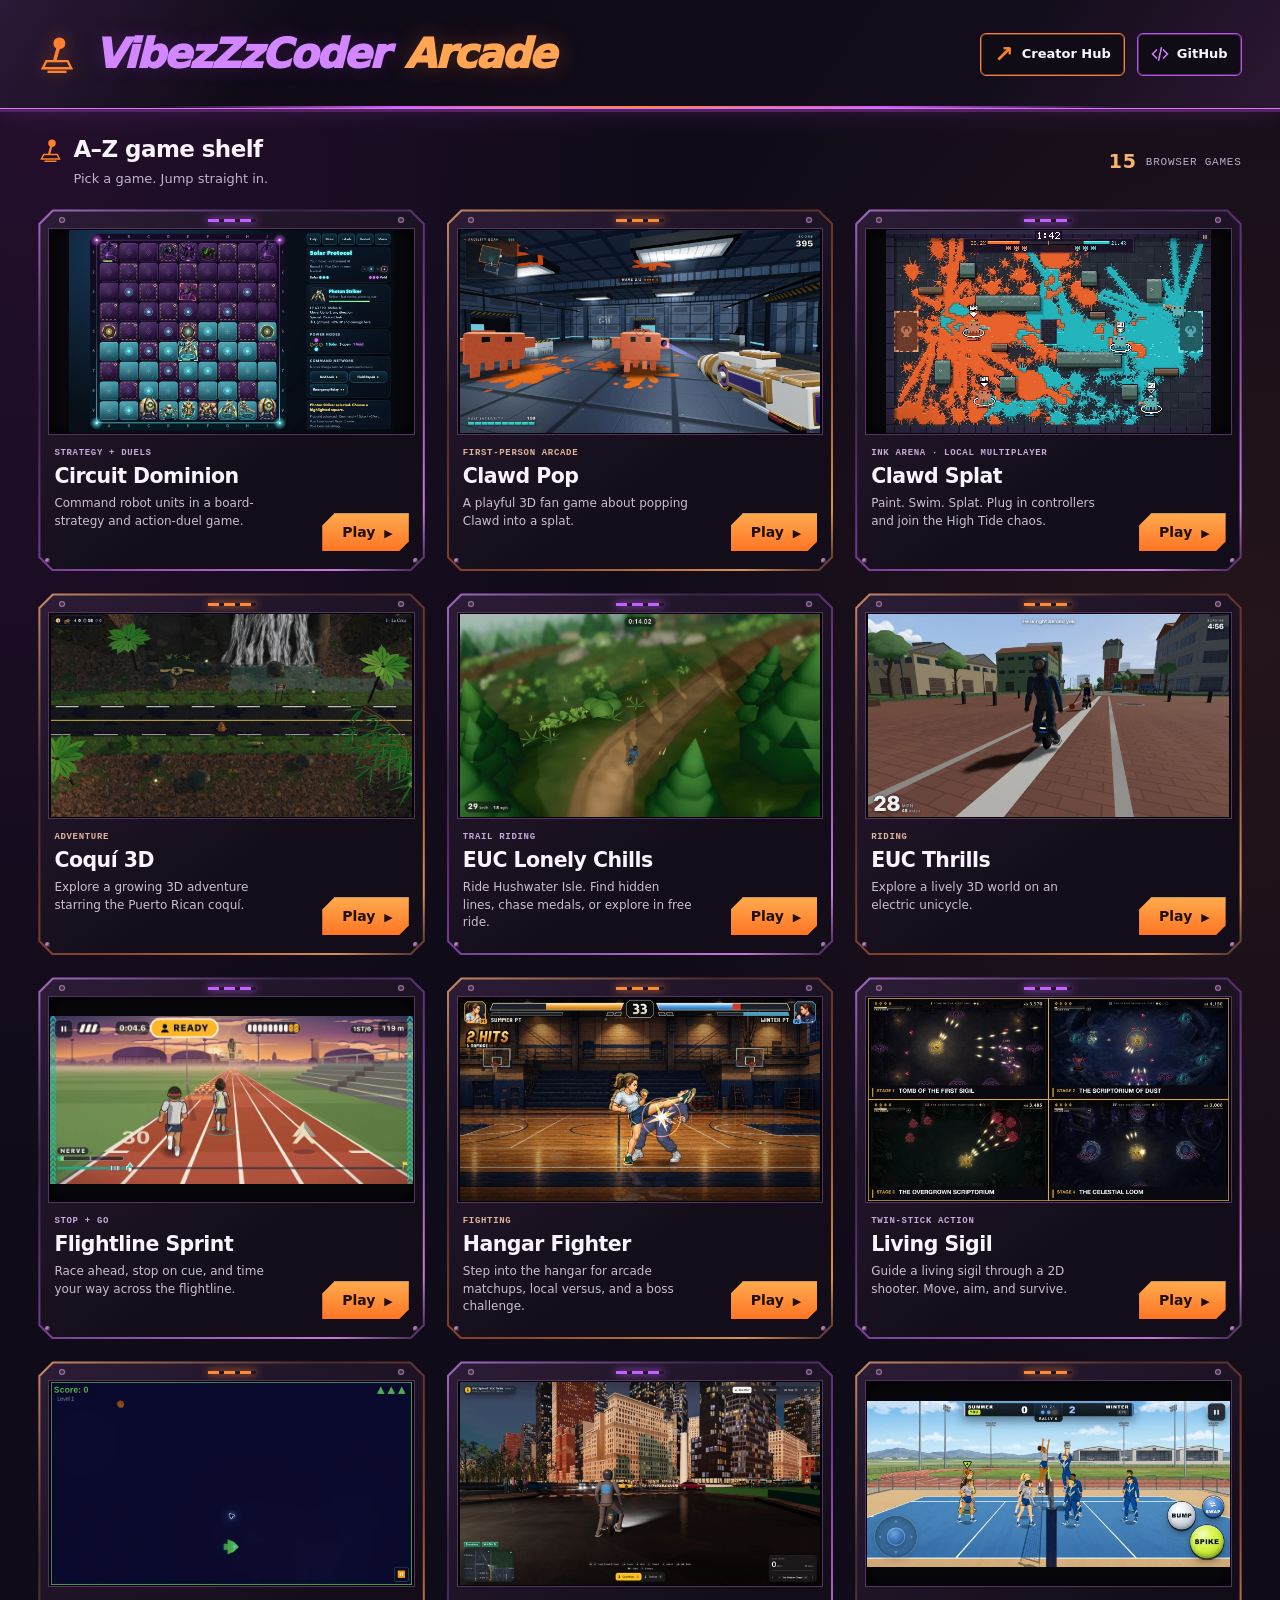
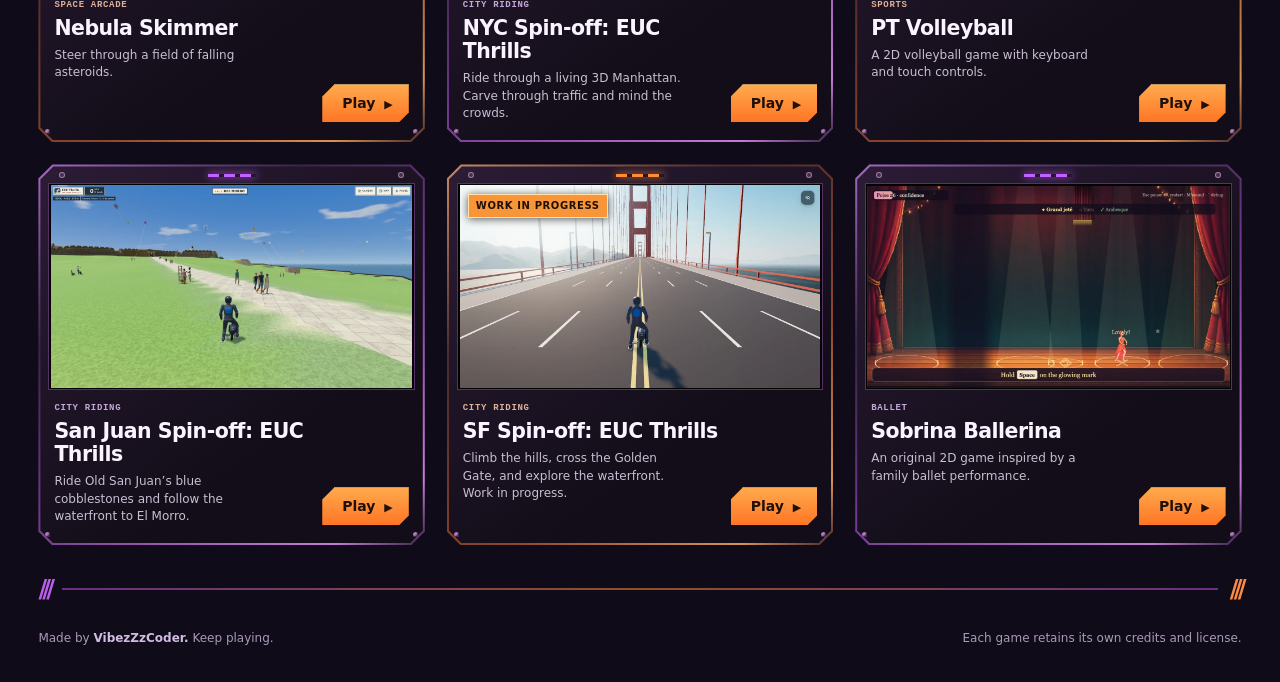
<file: index.html>
<!doctype html>
<html lang="en"><head><meta charset="utf-8"><meta name="viewport" content="width=device-width,initial-scale=1"><meta name="theme-color" content="#100b19"><link rel="canonical" href="https://vibezzzcoder.github.io/"><meta name="description" content="Independent browser games by VibezZzCoder. Pick a game and press play."><title>VibezZzCoder Arcade</title><link rel="stylesheet" href="styles.css"></head>
<body><a class="skip" href="#games">Skip to games</a>
<header class="marquee"><div class="header-inner"><div class="wordmark"><span class="brand-icon"><svg viewBox="0 0 32 32" fill="none" aria-hidden="true"><path d="M7 22h18l3 6H4l3-6Z" stroke="currentColor" stroke-width="2"/><path d="m14 22 3-11" stroke="currentColor" stroke-width="3"/><circle cx="18" cy="7" r="5" fill="currentColor"/><path d="M8 31h16" stroke="currentColor" stroke-width="2"/></svg></span><h1><span>VibezZzCoder</span> <em>Arcade</em></h1></div><nav aria-label="External links"><a href="https://erodmen.com/"><span aria-hidden="true">↗</span> Creator Hub</a><a href="https://github.com/VibezZzCoder"><svg viewBox="0 0 24 24" fill="none" aria-hidden="true"><path d="m8 6-6 6 6 6m8-12 6 6-6 6M14 3l-4 18" stroke="currentColor" stroke-width="2"/></svg> GitHub</a></nav></div></header>
<main id="games" tabindex="-1"><div class="shelf-heading"><div><h2><svg viewBox="0 0 32 32" fill="none" aria-hidden="true"><path d="M7 22h18l3 6H4l3-6Z" stroke="currentColor" stroke-width="2"/><path d="m14 22 3-11" stroke="currentColor" stroke-width="3"/><circle cx="18" cy="7" r="5" fill="currentColor"/><path d="M8 31h16" stroke="currentColor" stroke-width="2"/></svg> A–Z game shelf</h2><p>Pick a game. Jump straight in.</p></div><span class="collection-count"><b>15</b> BROWSER GAMES</span></div><div class="grid">
<a class="cabinet" href="https://vibezzzcoder.github.io/circuit-dominion/" aria-labelledby="name-circuit-dominion" aria-describedby="desc-circuit-dominion">
  <div class="cabinet-inner"><div class="rail" aria-hidden="true"><i></i><span></span><i></i></div>
    <div class="screen"><img src="assets/circuit-dominion.webp" width="1280" height="800" alt="Circuit Dominion board gameplay with original robot units on a tactical grid" loading="eager" decoding="async"></div>
    <div class="control-panel"><div class="game-label"><span class="game-genre">Strategy + duels</span><h3 id="name-circuit-dominion">Circuit Dominion</h3><p id="desc-circuit-dominion">Command robot units in a board-strategy and action-duel game.</p></div><span class="play">Play <span aria-hidden="true">▶</span></span></div>
    <span class="bolt bolt-left" aria-hidden="true"></span><span class="bolt bolt-right" aria-hidden="true"></span>
  </div></a>
<a class="cabinet" href="https://vibezzzcoder.github.io/clawd-pop/" aria-labelledby="name-clawd-pop" aria-describedby="desc-clawd-pop">
  <div class="cabinet-inner"><div class="rail" aria-hidden="true"><i></i><span></span><i></i></div>
    <div class="screen"><img src="assets/clawd-pop.webp" width="1280" height="720" alt="Clawd Pop first-person gameplay against orange Clawds in a hangar" loading="eager" decoding="async"></div>
    <div class="control-panel"><div class="game-label"><span class="game-genre">First-person arcade</span><h3 id="name-clawd-pop">Clawd Pop</h3><p id="desc-clawd-pop">A playful 3D fan game about popping Clawd into a splat.</p></div><span class="play">Play <span aria-hidden="true">▶</span></span></div>
    <span class="bolt bolt-left" aria-hidden="true"></span><span class="bolt bolt-right" aria-hidden="true"></span>
  </div></a>
<a class="cabinet" href="https://vibezzzcoder.github.io/clawd-splat/" aria-labelledby="name-clawd-splat" aria-describedby="desc-clawd-splat">
  <div class="cabinet-inner"><div class="rail" aria-hidden="true"><i></i><span></span><i></i></div>
    <div class="screen"><img src="assets/clawd-splat.webp" width="1280" height="800" alt="Clawd Splat High Tide four-player ink battle with orange and teal crews" loading="eager" decoding="async"></div>
    <div class="control-panel"><div class="game-label"><span class="game-genre">Ink arena · Local multiplayer</span><h3 id="name-clawd-splat">Clawd Splat</h3><p id="desc-clawd-splat">Paint. Swim. Splat. Plug in controllers and join the High Tide chaos.</p></div><span class="play">Play <span aria-hidden="true">▶</span></span></div>
    <span class="bolt bolt-left" aria-hidden="true"></span><span class="bolt bolt-right" aria-hidden="true"></span>
  </div></a>
<a class="cabinet" href="https://vibezzzcoder.github.io/coqui-3d/" aria-labelledby="name-coqui-3d" aria-describedby="desc-coqui-3d">
  <div class="cabinet-inner"><div class="rail" aria-hidden="true"><i></i><span></span><i></i></div>
    <div class="screen"><img src="assets/coqui-3d.webp" width="1120" height="630" alt="Coquí 3D gameplay in the El Yunque La Coca rainforest area" loading="lazy" decoding="async"></div>
    <div class="control-panel"><div class="game-label"><span class="game-genre">Adventure</span><h3 id="name-coqui-3d">Coquí 3D</h3><p id="desc-coqui-3d">Explore a growing 3D adventure starring the Puerto Rican coquí.</p></div><span class="play">Play <span aria-hidden="true">▶</span></span></div>
    <span class="bolt bolt-left" aria-hidden="true"></span><span class="bolt bolt-right" aria-hidden="true"></span>
  </div></a>
<a class="cabinet" href="https://vibezzzcoder.github.io/EUC-Lonely-Chills/" aria-labelledby="name-euc-lonely-chills" aria-describedby="desc-euc-lonely-chills">
  <div class="cabinet-inner"><div class="rail" aria-hidden="true"><i></i><span></span><i></i></div>
    <div class="screen"><img src="assets/euc-lonely-chills.webp" width="1120" height="630" alt="EUC Lonely Chills rider on the Pinehollow forest trail" loading="lazy" decoding="async"></div>
    <div class="control-panel"><div class="game-label"><span class="game-genre">Trail riding</span><h3 id="name-euc-lonely-chills">EUC Lonely Chills</h3><p id="desc-euc-lonely-chills">Ride Hushwater Isle. Find hidden lines, chase medals, or explore in free ride.</p></div><span class="play">Play <span aria-hidden="true">▶</span></span></div>
    <span class="bolt bolt-left" aria-hidden="true"></span><span class="bolt bolt-right" aria-hidden="true"></span>
  </div></a>
<a class="cabinet" href="https://vibezzzcoder.github.io/EUC-thrills/" aria-labelledby="name-euc-thrills" aria-describedby="desc-euc-thrills">
  <div class="cabinet-inner"><div class="rail" aria-hidden="true"><i></i><span></span><i></i></div>
    <div class="screen"><img src="assets/euc-thrills.webp" width="1280" height="720" alt="EUC Thrills electric-unicycle rider moving through a town" loading="lazy" decoding="async"></div>
    <div class="control-panel"><div class="game-label"><span class="game-genre">Riding</span><h3 id="name-euc-thrills">EUC Thrills</h3><p id="desc-euc-thrills">Explore a lively 3D world on an electric unicycle.</p></div><span class="play">Play <span aria-hidden="true">▶</span></span></div>
    <span class="bolt bolt-left" aria-hidden="true"></span><span class="bolt bolt-right" aria-hidden="true"></span>
  </div></a>
<a class="cabinet" href="https://vibezzzcoder.github.io/flightline-sprint/" aria-labelledby="name-flightline-sprint" aria-describedby="desc-flightline-sprint">
  <div class="cabinet-inner"><div class="rail" aria-hidden="true"><i></i><span></span><i></i></div>
    <div class="screen"><img src="assets/flightline-sprint.webp" width="844" height="390" alt="Flightline Sprint gameplay on an athletics track with touch controls" loading="lazy" decoding="async"></div>
    <div class="control-panel"><div class="game-label"><span class="game-genre">Stop + go</span><h3 id="name-flightline-sprint">Flightline Sprint</h3><p id="desc-flightline-sprint">Race ahead, stop on cue, and time your way across the flightline.</p></div><span class="play">Play <span aria-hidden="true">▶</span></span></div>
    <span class="bolt bolt-left" aria-hidden="true"></span><span class="bolt bolt-right" aria-hidden="true"></span>
  </div></a>
<a class="cabinet" href="https://vibezzzcoder.github.io/hangar-fighter/" aria-labelledby="name-hangar-fighter" aria-describedby="desc-hangar-fighter">
  <div class="cabinet-inner"><div class="rail" aria-hidden="true"><i></i><span></span><i></i></div>
    <div class="screen"><img src="assets/hangar-fighter.webp" width="1280" height="720" alt="Hangar Fighter arcade match in a gym" loading="lazy" decoding="async"></div>
    <div class="control-panel"><div class="game-label"><span class="game-genre">Fighting</span><h3 id="name-hangar-fighter">Hangar Fighter</h3><p id="desc-hangar-fighter">Step into the hangar for arcade matchups, local versus, and a boss challenge.</p></div><span class="play">Play <span aria-hidden="true">▶</span></span></div>
    <span class="bolt bolt-left" aria-hidden="true"></span><span class="bolt bolt-right" aria-hidden="true"></span>
  </div></a>
<a class="cabinet" href="https://vibezzzcoder.github.io/living-sigil/" aria-labelledby="name-living-sigil" aria-describedby="desc-living-sigil">
  <div class="cabinet-inner"><div class="rail" aria-hidden="true"><i></i><span></span><i></i></div>
    <div class="screen"><img src="assets/living-sigil.webp" width="1280" height="720" alt="Living Sigil gameplay collage showing its four stages" loading="lazy" decoding="async"></div>
    <div class="control-panel"><div class="game-label"><span class="game-genre">Twin-stick action</span><h3 id="name-living-sigil">Living Sigil</h3><p id="desc-living-sigil">Guide a living sigil through a 2D shooter. Move, aim, and survive.</p></div><span class="play">Play <span aria-hidden="true">▶</span></span></div>
    <span class="bolt bolt-left" aria-hidden="true"></span><span class="bolt bolt-right" aria-hidden="true"></span>
  </div></a>
<a class="cabinet" href="https://vibezzzcoder.github.io/Nebula-Skimmer/" aria-labelledby="name-nebula-skimmer" aria-describedby="desc-nebula-skimmer">
  <div class="cabinet-inner"><div class="rail" aria-hidden="true"><i></i><span></span><i></i></div>
    <div class="screen"><img src="assets/nebula-skimmer.webp" width="1155" height="650" alt="A small green ship dodges an orange asteroid in Nebula Skimmer" loading="lazy" decoding="async"></div>
    <div class="control-panel"><div class="game-label"><span class="game-genre">Space arcade</span><h3 id="name-nebula-skimmer">Nebula Skimmer</h3><p id="desc-nebula-skimmer">Steer through a field of falling asteroids.</p></div><span class="play">Play <span aria-hidden="true">▶</span></span></div>
    <span class="bolt bolt-left" aria-hidden="true"></span><span class="bolt bolt-right" aria-hidden="true"></span>
  </div></a>
<a class="cabinet" href="https://vibezzzcoder.github.io/euc-nyc/" aria-labelledby="name-euc-nyc" aria-describedby="desc-euc-nyc">
  <div class="cabinet-inner"><div class="rail" aria-hidden="true"><i></i><span></span><i></i></div>
    <div class="screen"><img src="assets/euc-nyc.webp" width="1280" height="720" alt="NYC EUC spin-off gameplay on Broadway in Manhattan" loading="lazy" decoding="async"></div>
    <div class="control-panel"><div class="game-label"><span class="game-genre">City riding</span><h3 id="name-euc-nyc">NYC Spin-off: EUC Thrills</h3><p id="desc-euc-nyc">Ride through a living 3D Manhattan. Carve through traffic and mind the crowds.</p></div><span class="play">Play <span aria-hidden="true">▶</span></span></div>
    <span class="bolt bolt-left" aria-hidden="true"></span><span class="bolt bolt-right" aria-hidden="true"></span>
  </div></a>
<a class="cabinet" href="https://vibezzzcoder.github.io/pt-volleyball/" aria-labelledby="name-pt-volleyball" aria-describedby="desc-pt-volleyball">
  <div class="cabinet-inner"><div class="rail" aria-hidden="true"><i></i><span></span><i></i></div>
    <div class="screen"><img src="assets/pt-volleyball.webp" width="1280" height="589" alt="Volleyball match on an outdoor court with touch controls" loading="lazy" decoding="async"></div>
    <div class="control-panel"><div class="game-label"><span class="game-genre">Sports</span><h3 id="name-pt-volleyball">PT Volleyball</h3><p id="desc-pt-volleyball">A 2D volleyball game with keyboard and touch controls.</p></div><span class="play">Play <span aria-hidden="true">▶</span></span></div>
    <span class="bolt bolt-left" aria-hidden="true"></span><span class="bolt bolt-right" aria-hidden="true"></span>
  </div></a>
<a class="cabinet" href="https://vibezzzcoder.github.io/euc-sanjuan/" aria-labelledby="name-euc-sanjuan" aria-describedby="desc-euc-sanjuan">
  <div class="cabinet-inner"><div class="rail" aria-hidden="true"><i></i><span></span><i></i></div>
    <div class="screen"><img src="assets/euc-sanjuan-el-morro-wide.webp" width="1280" height="720" alt="An electric-unicycle rider on the path to El Morro, with colorful kites over the lawn and the sea beyond" loading="lazy" decoding="async"></div>
    <div class="control-panel"><div class="game-label"><span class="game-genre">City riding</span><h3 id="name-euc-sanjuan">San Juan Spin-off: EUC Thrills</h3><p id="desc-euc-sanjuan">Ride Old San Juan’s blue cobblestones and follow the waterfront to El Morro.</p></div><span class="play">Play <span aria-hidden="true">▶</span></span></div>
    <span class="bolt bolt-left" aria-hidden="true"></span><span class="bolt bolt-right" aria-hidden="true"></span>
  </div></a>
<a class="cabinet" href="https://vibezzzcoder.github.io/euc-sanfrancisco/" aria-labelledby="name-euc-sanfrancisco" aria-describedby="desc-euc-sanfrancisco">
  <div class="cabinet-inner"><div class="rail" aria-hidden="true"><i></i><span></span><i></i></div>
    <div class="screen"><img src="assets/euc-sanfrancisco.webp" width="1280" height="720" alt="San Francisco EUC spin-off gameplay on the Golden Gate Bridge" loading="lazy" decoding="async"><span class="wip">WORK IN PROGRESS</span></div>
    <div class="control-panel"><div class="game-label"><span class="game-genre">City riding</span><h3 id="name-euc-sanfrancisco">SF Spin-off: EUC Thrills</h3><p id="desc-euc-sanfrancisco">Climb the hills, cross the Golden Gate, and explore the waterfront. Work in progress.</p></div><span class="play">Play <span aria-hidden="true">▶</span></span></div>
    <span class="bolt bolt-left" aria-hidden="true"></span><span class="bolt bolt-right" aria-hidden="true"></span>
  </div></a>
<a class="cabinet" href="https://vibezzzcoder.github.io/sobrina-ballerina/" aria-labelledby="name-sobrina-ballerina" aria-describedby="desc-sobrina-ballerina">
  <div class="cabinet-inner"><div class="rail" aria-hidden="true"><i></i><span></span><i></i></div>
    <div class="screen"><img src="assets/sobrina-ballerina.webp" width="1280" height="711" alt="Sobrina Ballerina gameplay on a theater stage" loading="lazy" decoding="async"></div>
    <div class="control-panel"><div class="game-label"><span class="game-genre">Ballet</span><h3 id="name-sobrina-ballerina">Sobrina Ballerina</h3><p id="desc-sobrina-ballerina">An original 2D game inspired by a family ballet performance.</p></div><span class="play">Play <span aria-hidden="true">▶</span></span></div>
    <span class="bolt bolt-left" aria-hidden="true"></span><span class="bolt bolt-right" aria-hidden="true"></span>
  </div></a></div>
<div class="shelf-end" aria-hidden="true"><span>///</span><i></i><span>///</span></div></main>
<footer><span>Made by <strong>VibezZzCoder.</strong> Keep playing.</span><span>Each game retains its own credits and license.</span></footer>
</body></html>
</file>
<file: styles.css>
:root{color-scheme:dark;--bg:#100b19;--panel:#181122;--ink:#faf4ff;--muted:#c0b4cd;--purple:#b958ff;--orange:#ff812d;--line:#493254;font-family:Inter,ui-sans-serif,system-ui,-apple-system,BlinkMacSystemFont,"Segoe UI",sans-serif}
*{box-sizing:border-box}html{scroll-behavior:smooth}body{margin:0;color:var(--ink);background:radial-gradient(ellipse at 3% 5%,#34123c88,transparent 35%),radial-gradient(ellipse at 98% 28%,#42221f66,transparent 37%),var(--bg);font-size:16px;line-height:1.5}a{color:inherit}a:focus-visible{outline:3px solid #fff;outline-offset:5px}.skip{position:absolute;top:-200px;left:20px;z-index:10;background:#fff;color:#100b19;padding:12px 18px;font-weight:800}.skip:focus{top:10px}.preview-note{min-height:27px;display:flex;justify-content:center;align-items:center;gap:12px;color:#c2b3ce;font:11px/1.3 ui-monospace,monospace;letter-spacing:.04em;background:#0b0810;border-bottom:1px solid #392640;padding:5px 12px}.preview-note>span:first-child{color:#e5b7ff;font-weight:700}.marquee{background:linear-gradient(125deg,#2b1937 0%,#100b17 23%,#130d1b 77%,#2c1732);border-bottom:1px solid #e071ff;box-shadow:0 3px 0 #522561,0 5px 20px #b445e629;position:relative}.marquee:after{content:"";position:absolute;bottom:0;left:12%;right:12%;height:2px;background:linear-gradient(90deg,transparent,#d45dff,#ff873e,#d45dff,transparent)}.header-inner,main,footer{max-width:1480px;margin:auto;padding-left:clamp(18px,3vw,48px);padding-right:clamp(18px,3vw,48px)}.header-inner{min-height:108px;display:flex;align-items:center;justify-content:space-between;gap:28px}.wordmark{display:flex;align-items:center;gap:18px;min-width:0}.brand-icon{color:var(--orange);display:block;width:38px;flex:0 0 38px;filter:drop-shadow(0 0 8px #ff791660)}svg{display:block}h1{font-size:clamp(26px,3.2vw,47px);font-weight:950;letter-spacing:-.045em;line-height:1.04;font-style:italic;margin:0;white-space:nowrap}h1 span{color:#d286ff;text-shadow:0 0 20px #a737d63d}h1 em{font-style:inherit;color:#ffa553;margin-left:.12em;text-shadow:0 0 22px #ff7e2d40}nav{display:flex;gap:12px;flex-shrink:0}nav a{display:flex;align-items:center;gap:8px;min-height:43px;white-space:nowrap;font-size:13px;font-weight:750;border:1px solid #b64ff4;padding:8px 13px;border-radius:6px;text-decoration:none;background:#100c15;box-shadow:inset 0 0 0 1px #54315c}nav a:first-child{border-color:#f5813d;box-shadow:inset 0 0 0 1px #673721}nav a:hover{background:#30203c}nav a>span{font-size:23px;line-height:1;color:var(--orange)}nav svg{width:18px;color:#d583ff}.shelf-heading{display:flex;justify-content:space-between;align-items:center;gap:22px;padding:27px 0 22px}.shelf-heading h2{display:flex;align-items:center;gap:10px;font-size:23px;line-height:1.2;letter-spacing:-.025em;margin:0;font-weight:850}.shelf-heading h2 svg{height:24px;width:25px;color:var(--orange)}.shelf-heading p{font-size:13px;line-height:1.3;margin:7px 0 0 35px;color:var(--muted)}.collection-count{font:11px/1.3 ui-monospace,monospace;letter-spacing:.07em;color:#beaccb;white-space:nowrap;display:flex;align-items:center;gap:9px}.collection-count b{font:800 19px/1 ui-sans-serif,system-ui,sans-serif;color:#f7b372}.grid{display:grid;grid-template-columns:repeat(3,minmax(0,1fr));gap:22px}.cabinet{--edge:#7d3f9d;--glow:#c360ff;display:block;position:relative;padding:2px;background:linear-gradient(145deg,#a46ac3 0%,#392647 28%,#71398e 55%,#c67ad8 90%,#392647);clip-path:polygon(14px 0,calc(100% - 14px) 0,100% 14px,100% calc(100% - 14px),calc(100% - 14px) 100%,14px 100%,0 calc(100% - 14px),0 14px);text-decoration:none;transition:transform .16s,filter .16s;isolation:isolate}.cabinet:nth-child(even){--edge:#92502e;--glow:#ff8b36;background:linear-gradient(145deg,#c98a64 0%,#492a2f 30%,#8d452b 65%,#d89251 90%,#492a2f)}.cabinet:hover{transform:translateY(-3px);filter:brightness(1.1)}.cabinet:focus-visible{outline:none;background:#fff;filter:drop-shadow(0 0 5px #fff)}.cabinet:focus-visible .cabinet-inner{box-shadow:inset 0 0 0 3px #fff}.cabinet-inner{height:100%;padding:0 9px 9px;background:linear-gradient(145deg,#2c1c36,#120d18 70%);clip-path:polygon(13px 0,calc(100% - 13px) 0,100% 13px,100% calc(100% - 13px),calc(100% - 13px) 100%,13px 100%,0 calc(100% - 13px),0 13px);position:relative;display:flex;flex-direction:column}.rail{height:18px;flex-shrink:0;display:flex;align-items:center;justify-content:space-between;padding:0 10px;gap:12px}.rail i{display:block;width:6px;height:6px;border-radius:50%;background:#433047;box-shadow:inset 0 0 0 1px #a176ab}.rail>span{height:3px;width:48px;background:repeating-linear-gradient(90deg,var(--glow) 0 11px,transparent 11px 16px);box-shadow:0 0 9px var(--glow)}.screen{position:relative;aspect-ratio:16/9;background:#08070b;overflow:hidden;border:1px solid #000;box-shadow:0 0 0 1px #593168,inset 0 0 15px #000}.screen img{display:block;width:100%;height:100%;object-fit:contain}.wip{position:absolute;top:9px;left:9px;background:#f89538;color:#1d1007;font:850 10px/1.2 ui-sans-serif,system-ui,sans-serif;letter-spacing:.06em;padding:5px 7px;border:1px solid #ffe2ac;box-shadow:0 1px 8px #000a}.control-panel{display:flex;align-items:flex-end;justify-content:space-between;gap:12px;min-height:126px;padding:13px 5px 9px;flex:1;position:relative}.game-label{min-width:0;align-self:flex-start}.game-genre{display:block;text-transform:uppercase;color:#c5a9d9;font:700 9px/1.4 ui-monospace,monospace;letter-spacing:.075em;margin:0 0 5px}.cabinet:nth-child(even) .game-genre{color:#deb298}.game-label h3{font-size:clamp(17px,1.6vw,24px);font-weight:850;line-height:1.13;letter-spacing:-.025em;margin:0 0 7px}.game-label p{font-size:12px;line-height:1.45;color:#c9bed2;margin:0;max-width:30ch}.play{font-size:14px;line-height:1;font-weight:900;background:linear-gradient(#ffab4e,#ff7525);color:#211006;padding:12px 16px 12px 20px;white-space:nowrap;flex-shrink:0;clip-path:polygon(12px 0,100% 0,100% calc(100% - 10px),calc(100% - 10px) 100%,0 100%,0 12px);box-shadow:inset 0 1px 0 #ffd098}.play span{font-size:11px;margin-left:4px}.bolt{position:absolute;bottom:6px;width:5px;height:5px;border-radius:50%;background:#b37bba;box-shadow:inset -1px -1px 1px #2b1738}.bolt-left{left:5px}.bolt-right{right:5px}.no-image{height:100%;padding:16px 24px;display:flex;flex-direction:column;justify-content:center;background:repeating-linear-gradient(0deg,#1d152800 0 8px,#251b3022 8px 9px),linear-gradient(120deg,#20162d,#0e0a15);position:relative;overflow:hidden}.no-image-code{position:absolute;right:16px;bottom:-32px;color:#4c365b45;font:900 160px/1 system-ui,sans-serif;letter-spacing:-.1em}.no-image-name{font-size:clamp(21px,2.5vw,36px);line-height:1.08;font-weight:900;letter-spacing:-.04em;max-width:12ch;position:relative;color:#d8c0eb}.no-image-label{position:relative;font:10px/1.4 ui-monospace,monospace;color:#b4a2c3;margin-top:12px}.shelf-end{display:flex;gap:12px;align-items:center;padding:26px 0 0;color:#b95fea;font-weight:900;letter-spacing:-.2em;font-size:24px}.shelf-end i{flex:1;background:linear-gradient(90deg,#b050db,#fc8633,#b050db);height:2px;opacity:.55}.shelf-end span:last-child{color:#ff8b41}footer{padding-top:22px;padding-bottom:35px;display:flex;justify-content:space-between;gap:24px;color:#aa99b7;font-size:12px}footer strong{font-weight:650;color:#d1bddf}
@media(min-width:1500px){.game-label p{max-width:34ch}}@media(max-width:1120px){.header-inner{min-height:100px}.brand-icon{display:none}h1{font-size:35px}.header-inner{gap:15px}nav{gap:8px}nav a{padding:8px 10px}.grid{gap:16px}.control-panel{gap:8px;min-height:143px}.play{padding:11px 12px 11px 16px}.game-label h3{font-size:19px}.game-label p{font-size:11px}}@media(max-width:900px){.grid{grid-template-columns:repeat(2,minmax(0,1fr));gap:20px}.header-inner{flex-wrap:wrap;justify-content:center;gap:15px;padding-top:22px;padding-bottom:20px}h1{font-size:clamp(30px,5.3vw,43px)}.brand-icon{display:block;width:31px;flex-basis:31px}nav a{min-height:40px;padding:8px 15px}.control-panel{min-height:126px}.game-label h3{font-size:23px}.game-label p{font-size:12px}.play{padding:12px 16px 12px 20px}}@media(max-width:570px){.header-inner,main,footer{padding-left:16px;padding-right:16px}.header-inner{padding-top:19px;padding-bottom:18px;gap:14px}.wordmark{gap:9px}.brand-icon{width:25px;flex-basis:25px}h1{font-size:clamp(23px,6.8vw,35px)}nav{gap:12px}nav a{font-size:12px;padding:7px 13px;min-height:36px}.shelf-heading{padding:23px 0 18px;gap:8px}.shelf-heading h2{font-size:19px;gap:8px}.shelf-heading h2 svg{width:20px;height:21px}.shelf-heading p{font-size:11px;margin-left:28px}.collection-count{font-size:9px;gap:5px;flex-direction:column;align-items:flex-end}.collection-count b{font-size:16px}.grid{grid-template-columns:minmax(0,1fr);gap:20px}.control-panel{min-height:120px;padding:13px 7px 10px}.game-label h3{font-size:23px}.game-label p{font-size:12px}.game-genre{font-size:9px}.no-image-name{font-size:32px}.no-image-code{font-size:150px}footer{flex-direction:column;gap:7px;font-size:11px}.preview-note{font-size:9px;gap:8px}}@media(prefers-reduced-motion:reduce){html{scroll-behavior:auto}.cabinet{transition:none}.cabinet:hover{transform:none}}
</file>
